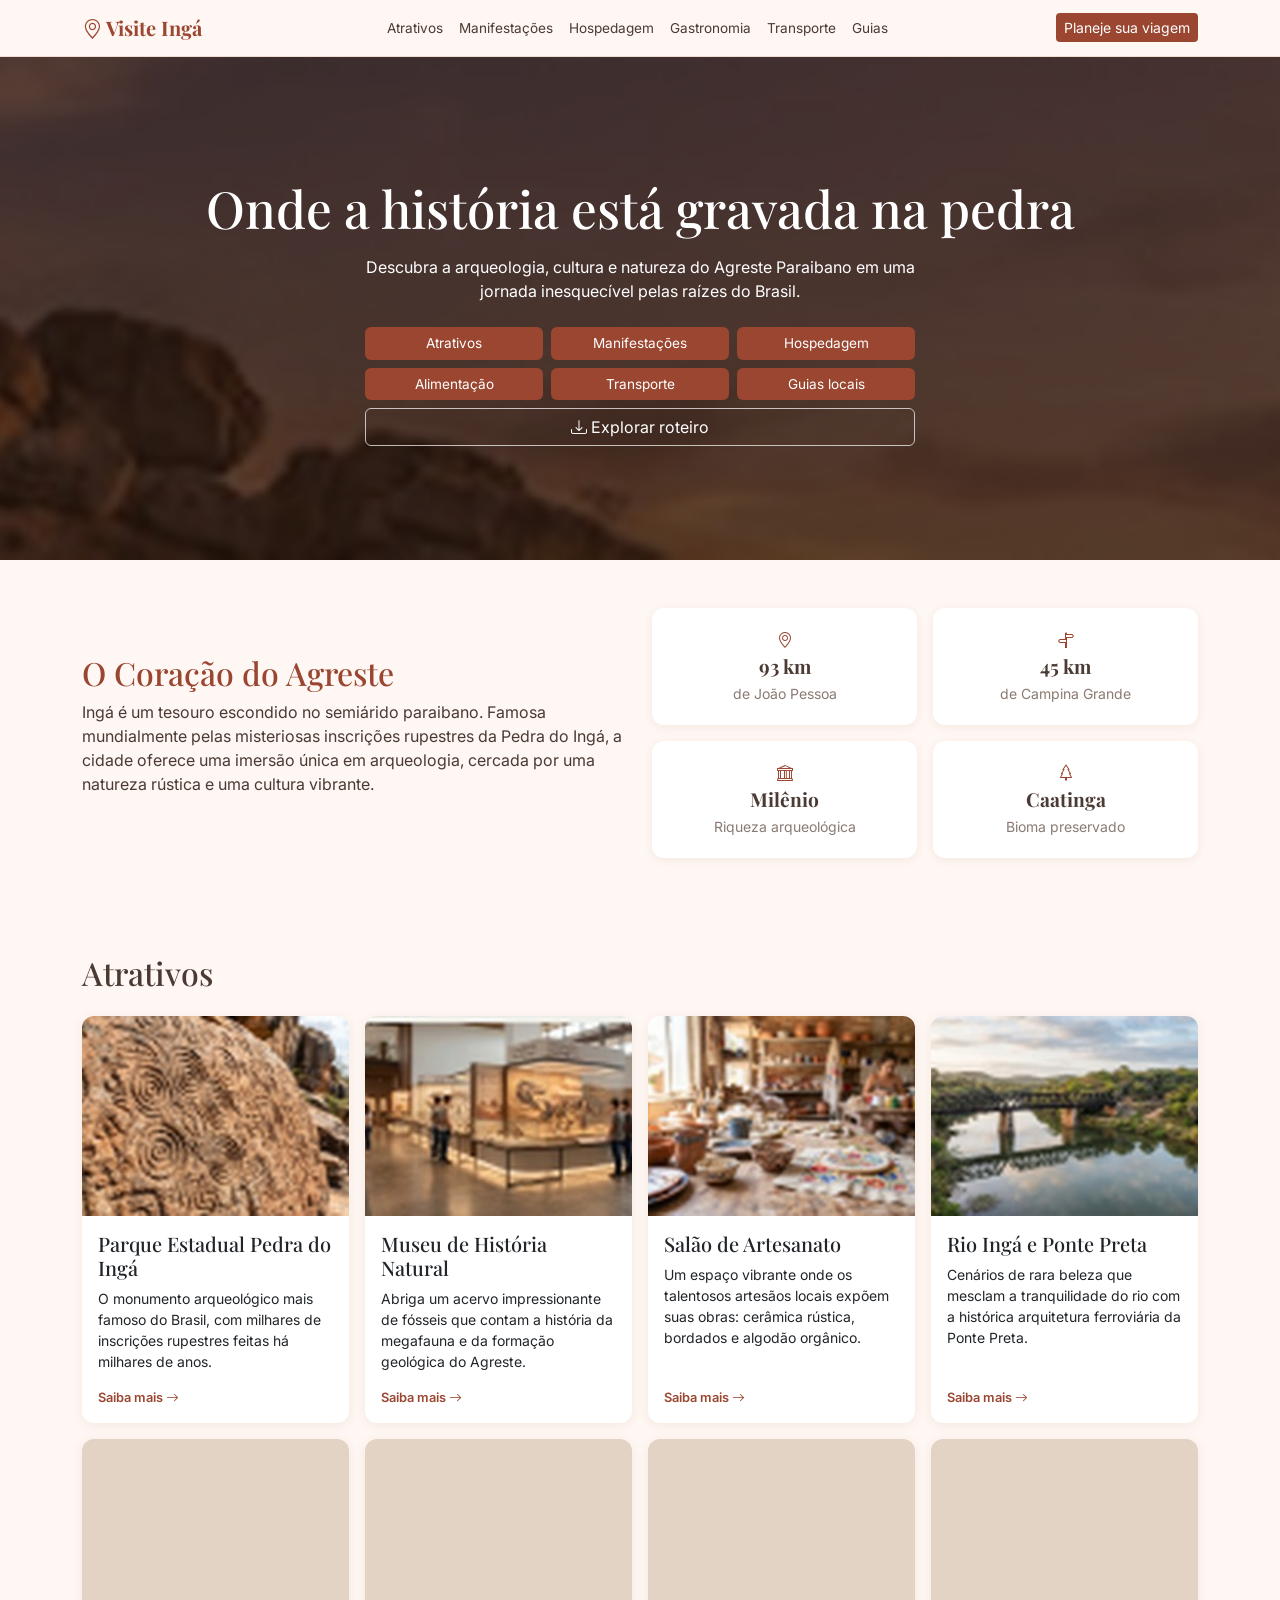
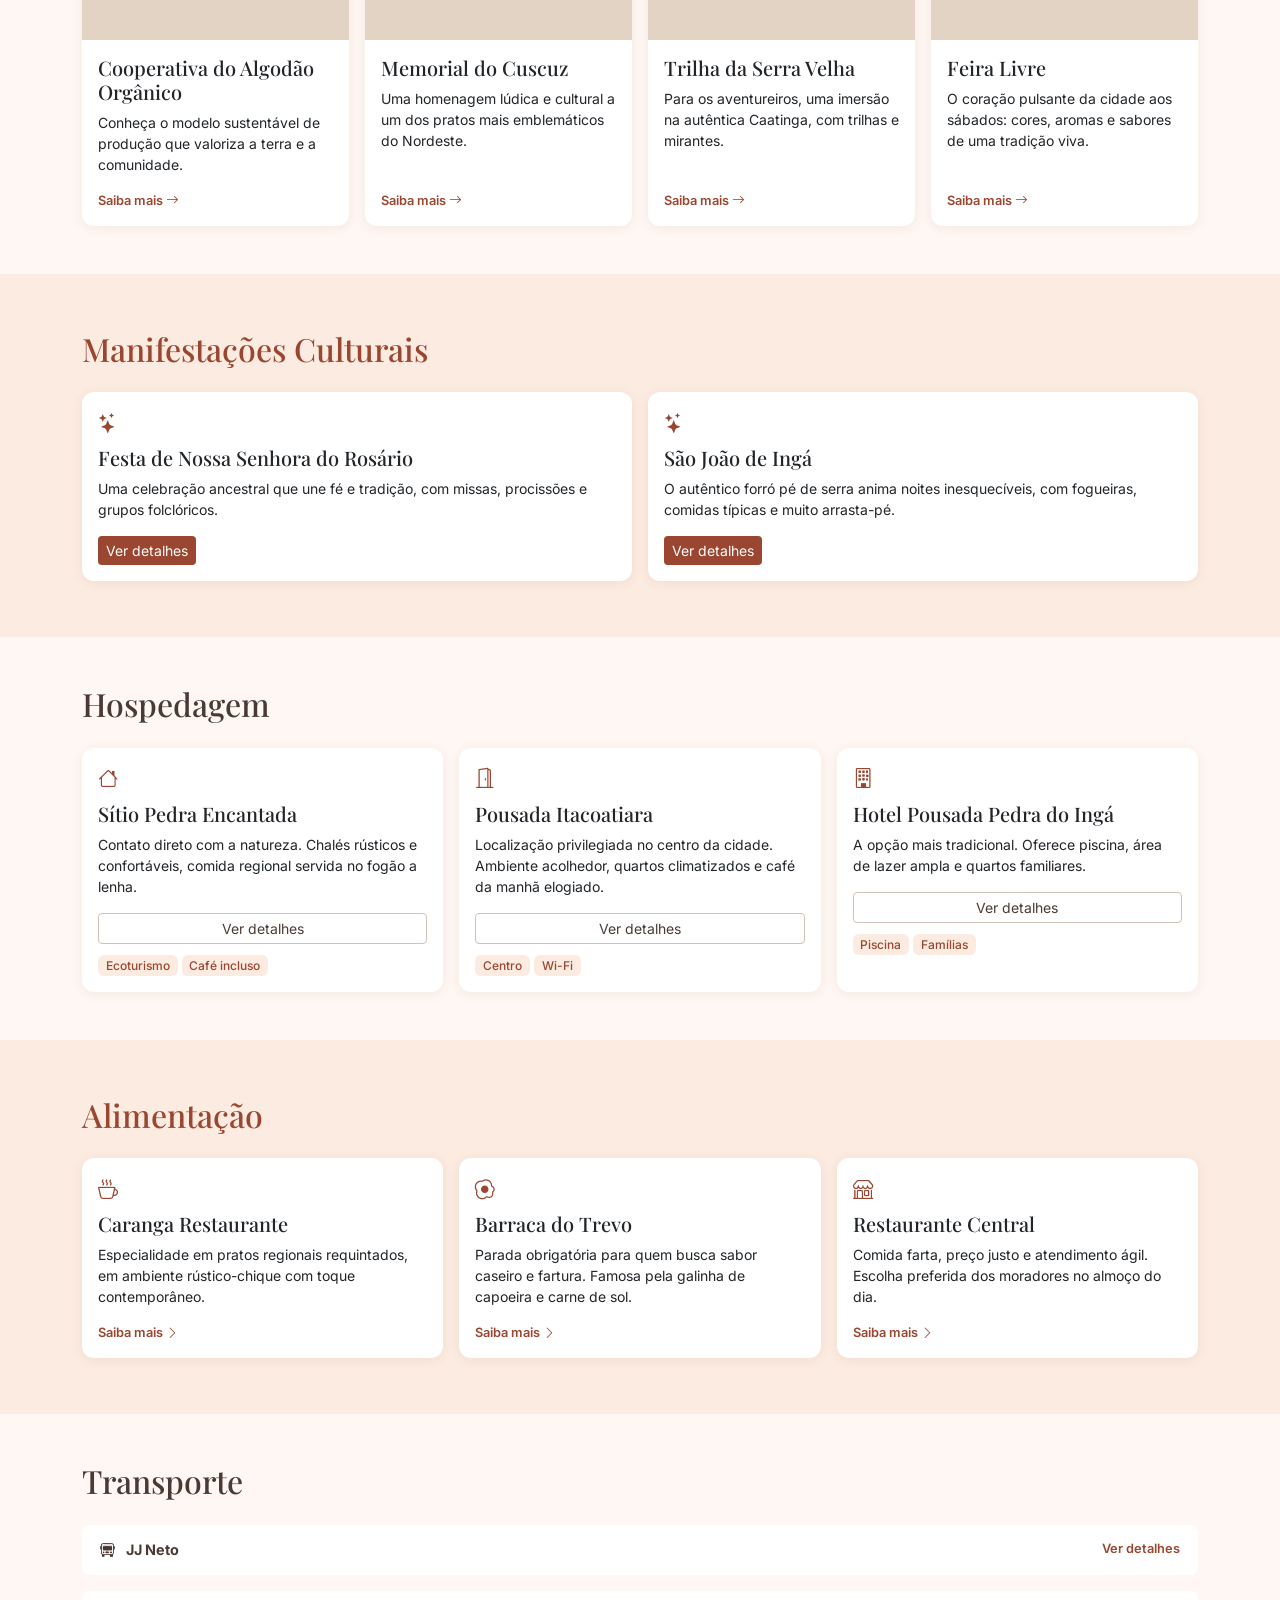
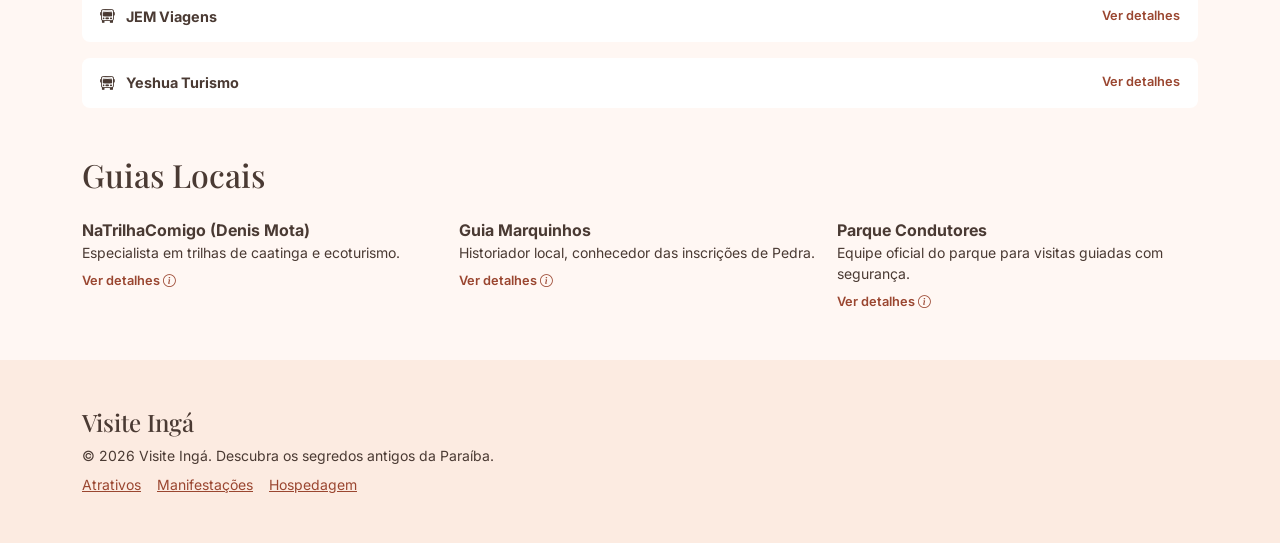
<file: index.html>
<!doctype html>
<html lang="pt-BR">

<head>
    <meta charset="utf-8">
    <meta name="viewport" content="width=device-width, initial-scale=1">

    <title>Visite Ingá | Onde a história está gravada na pedra</title>

    <!-- Bootstrap 5 -->
    <link
        href="https://cdn.jsdelivr.net/npm/bootstrap@5.3.3/dist/css/bootstrap.min.css"
        rel="stylesheet"
    >

    <!-- Bootstrap Icons -->
    <link
        href="https://cdn.jsdelivr.net/npm/bootstrap-icons@1.11.3/font/bootstrap-icons.min.css"
        rel="stylesheet"
    >

    <!-- Fontes -->
    <link
        href="https://fonts.googleapis.com/css2?family=Inter:wght@400;500;600&family=Playfair+Display:wght@600;700&display=swap"
        rel="stylesheet"
    >

    <!-- CSS personalizado -->
    <link href="estilo.css" rel="stylesheet">
</head>

<body>

    <!-- Menu de navegação -->
    <div id="nav"></div>

    <!-- Banner principal -->
    <header class="hero d-flex align-items-center">

        <!-- Imagem de fundo do banner -->
        <img
            class="hero-bg"
            src="img/hero-home.jpg"
            alt="Pedra do Ingá ao entardecer"
        >

        <div class="container py-5 position-relative text-center">

            <h1 class="mb-3">
                Onde a história está gravada na pedra
            </h1>

            <p class="mx-auto col-lg-6 mb-4">
                Descubra a arqueologia, cultura e natureza do Agreste
                Paraibano em uma jornada inesquecível pelas raízes do Brasil.
            </p>

            <!-- Botões de navegação -->
            <div class="row g-2 justify-content-center col-lg-6 mx-auto">

                <div class="col-4">
                    <a class="btn btn-terra w-100" href="#atrativos">
                        Atrativos
                    </a>
                </div>

                <div class="col-4">
                    <a class="btn btn-terra w-100" href="#manifestacoes">
                        Manifestações
                    </a>
                </div>

                <div class="col-4">
                    <a class="btn btn-terra w-100" href="#hospedagem">
                        Hospedagem
                    </a>
                </div>

                <div class="col-4">
                    <a class="btn btn-terra w-100" href="#alimentacao">
                        Alimentação
                    </a>
                </div>

                <div class="col-4">
                    <a class="btn btn-terra w-100" href="#transporte">
                        Transporte
                    </a>
                </div>

                <div class="col-4">
                    <a class="btn btn-terra w-100" href="#guias">
                        Guias locais
                    </a>
                </div>

                <div class="col-12">
                    <a class="btn btn-borda w-100" href="#atrativos">
                        <i class="bi bi-download"></i>
                        Explorar roteiro
                    </a>
                </div>

            </div>
        </div>
    </header>

    <!-- Apresentação de Ingá -->
    <section class="container py-5">

        <div class="row g-4 align-items-center">

            <div class="col-lg-6">

                <h2>O Coração do Agreste</h2>

                <p>
                    Ingá é um tesouro escondido no semiárido paraibano.
                    Famosa mundialmente pelas misteriosas inscrições
                    rupestres da Pedra do Ingá, a cidade oferece uma
                    imersão única em arqueologia, cercada por uma natureza
                    rústica e uma cultura vibrante.
                </p>

            </div>

            <!-- Informações e estatísticas -->
            <div class="col-lg-6">

                <div class="row g-3">

                    <div class="col-6">
                        <div class="stat">
                            <i class="bi bi-geo-alt text-terra"></i>
                            <b>93 km</b>
                            <small>de João Pessoa</small>
                        </div>
                    </div>

                    <div class="col-6">
                        <div class="stat">
                            <i class="bi bi-signpost-split text-terra"></i>
                            <b>45 km</b>
                            <small>de Campina Grande</small>
                        </div>
                    </div>

                    <div class="col-6">
                        <div class="stat">
                            <i class="bi bi-bank text-terra"></i>
                            <b>Milênio</b>
                            <small>Riqueza arqueológica</small>
                        </div>
                    </div>

                    <div class="col-6">
                        <div class="stat">
                            <i class="bi bi-tree text-terra"></i>
                            <b>Caatinga</b>
                            <small>Bioma preservado</small>
                        </div>
                    </div>

                </div>
            </div>

        </div>
    </section>

    <!-- Conteúdo das atrações -->
    <div id="lista-itens">

        <!-- Atrativos turísticos -->
        <section
            id="atrativos"
            class="container py-5">
        </section>

        <!-- Manifestações culturais -->
        <section
            id="manifestacoes"
            class="secao alt">
        </section>

    </div>

    <!-- Hospedagem -->
    <section
        id="hospedagem"
        class="container py-5">
    </section>

    <!-- Alimentação -->
    <section
        id="alimentacao"
        class="secao alt">
    </section>

    <!-- Transporte -->
    <section
        id="transporte"
        class="container py-5">
    </section>

    <!-- Guias locais -->
    <section
        id="guias"
        class="container pb-5">
    </section>

    <!-- Rodapé -->
    <div id="rodape"></div>

    <!-- Bootstrap JavaScript -->
    <script
        src="https://cdn.jsdelivr.net/npm/bootstrap@5.3.3/dist/js/bootstrap.bundle.min.js">
    </script>

    <!-- Dados e funcionalidades do site -->
    <script src="dados.js"></script>
    <script src="main.js"></script>

</body>
</html>
</file>
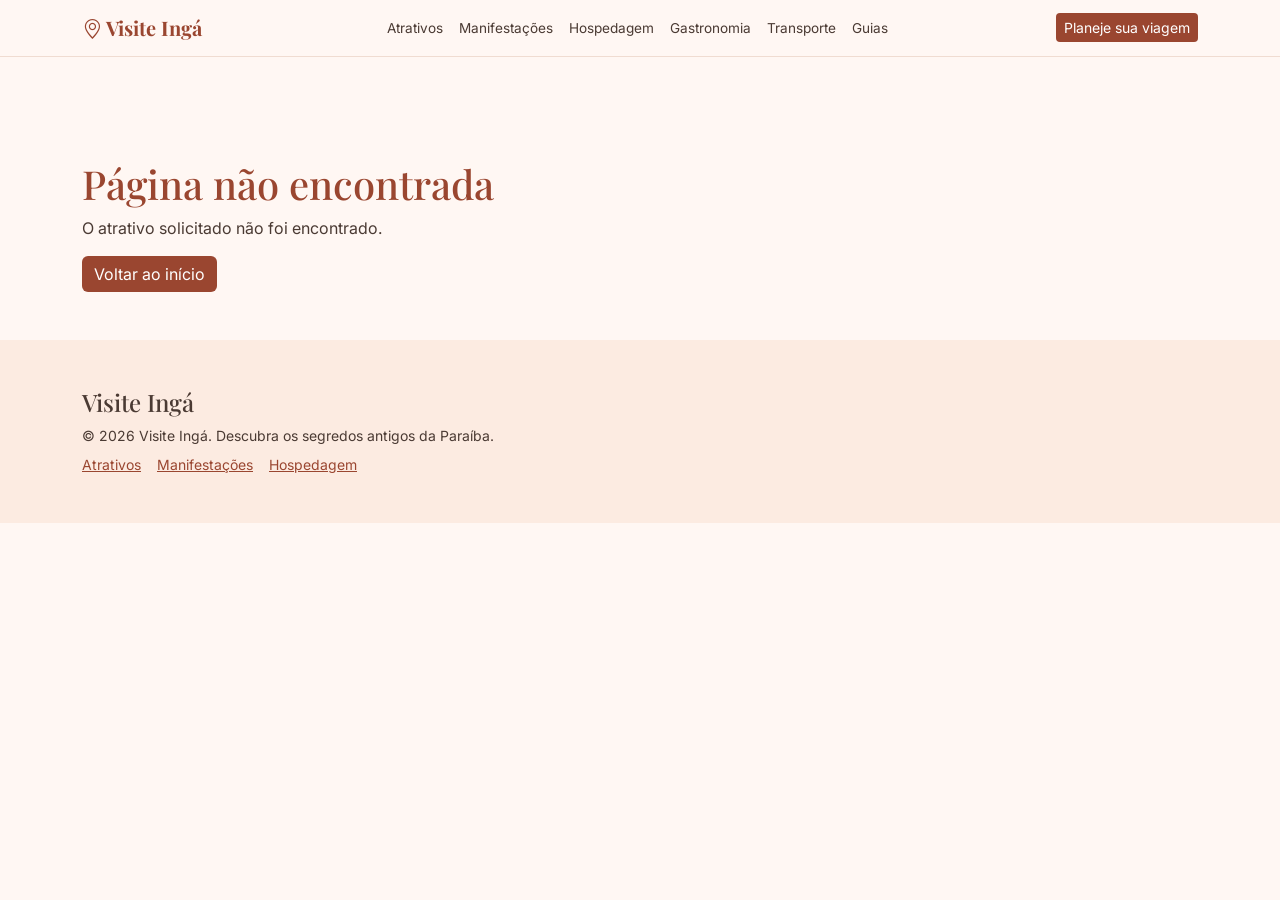
<file: detalhe.html>
<!doctype html>
<html lang="pt-BR">

<head>
    <meta charset="utf-8">
    <meta name="viewport" content="width=device-width, initial-scale=1">

    <title>Visite Ingá</title>

    <!-- Bootstrap 5 -->
    <link
        href="https://cdn.jsdelivr.net/npm/bootstrap@5.3.3/dist/css/bootstrap.min.css"
        rel="stylesheet"
    >

    <!-- Bootstrap Icons -->
    <link
        href="https://cdn.jsdelivr.net/npm/bootstrap-icons@1.11.3/font/bootstrap-icons.min.css"
        rel="stylesheet"
    >

    <!-- Fontes do Google -->
    <link
        href="https://fonts.googleapis.com/css2?family=Inter:wght@400;500;600&family=Playfair+Display:wght@600;700&display=swap"
        rel="stylesheet"
    >

    <!-- CSS personalizado -->
    <link href="estilo.css" rel="stylesheet">
</head>

<body>

    <!-- Menu de navegação -->
    <div id="nav"></div>

    <!-- Conteúdo da página de detalhes -->
    <main id="detalhe"></main>

    <!-- Rodapé -->
    <div id="rodape"></div>

    <!-- Bootstrap JavaScript -->
    <script
        src="https://cdn.jsdelivr.net/npm/bootstrap@5.3.3/dist/js/bootstrap.bundle.min.js">
    </script>

    <!-- Dados do site -->
    <script src="dados.js"></script>

    <!-- Funcionalidades e renderização das páginas -->
    <script src="main.js"></script>

</body>

</html>
</file>
<file: estilo.css>
/* ========================================
   1. VARIÁVEIS GLOBAIS
======================================== */

:root {
    --terra: #9a4630;
    --terra-esc: #7d3624;
    --bg: #fff7f3;
    --pessego: #fcebe1;
    --tinta: #4a3a33;
}

/* ========================================
   2. ESTILOS GERAIS
======================================== */

body {
    font-family: 'Inter', sans-serif;
    background: var(--bg);
    color: var(--tinta);
    padding-top: 64px;
}

h1,
h2,
h3,
h4,
h5,
.navbar-brand {
    font-family: 'Playfair Display', serif;
    color: var(--terra);
}

a {
    text-decoration: none;
}

.text-terra {
    color: var(--terra) !important;
}

section[id] {
    scroll-margin-top: 80px;
}

/* Acessibilidade: foco visível */
:focus-visible {
    outline: 3px solid var(--terra);
    outline-offset: 2px;
}

/* ========================================
   3. MENU DE NAVEGAÇÃO
======================================== */

.navbar {
    background: var(--bg);
    border-bottom: 1px solid #f0dcd1;
}

.navbar-brand {
    font-weight: 700;
}

.nav-link {
    font-size: 0.85rem;
    color: var(--tinta);
}

.nav-link:hover {
    color: var(--terra);
}

/* ========================================
   4. BOTÕES
======================================== */

.btn-terra {
    background: var(--terra);
    color: #fff;
    border: 0;
}

.btn-terra:hover {
    background: var(--terra-esc);
    color: #fff;
}

.btn-outline-terra {
    border: 1px solid #cfc0b8;
    color: var(--tinta);
    background: #fff;
}

.btn-outline-terra:hover {
    border-color: var(--terra);
    color: var(--terra);
}

.btn-borda {
    border: 1px solid rgba(255, 255, 255, 0.7);
    color: #fff;
    width: 100%;
}

.btn-borda:hover {
    background: rgba(255, 255, 255, 0.15);
    color: #fff;
}

/* ========================================
   5. BANNER PRINCIPAL
======================================== */

.hero {
    position: relative;
    min-height: 560px;
    margin-top: -64px;
    padding-top: 64px;
    color: #fff;
    text-align: center;
    overflow: hidden;

    background:
        linear-gradient(
            rgba(40, 22, 14, 0.55),
            rgba(40, 22, 14, 0.7)
        ),
        linear-gradient(160deg, #a8663d, #3a2418);
}

/* Imagem de fundo do banner */
.hero-bg {
    position: absolute;
    inset: 0;
    width: 100%;
    height: 100%;
    object-fit: cover;
    z-index: 0;
}

/* Camada escura sobre a imagem */
.hero::after {
    content: "";
    position: absolute;
    inset: 0;
    background: rgba(40, 22, 14, 0.55);
    z-index: 0;
}

/* Conteúdo acima da imagem */
.hero > .container {
    position: relative;
    z-index: 1;
}

.hero h1 {
    color: #fff;
    font-size: clamp(2rem, 5vw, 3.2rem);
}

.hero .btn-terra {
    width: 100%;
    font-size: 0.85rem;
}

/* ========================================
   6. CARDS DE ESTATÍSTICAS
======================================== */

.stat {
    background: #fff;
    border-radius: 0.75rem;
    padding: 1.25rem;
    text-align: center;
    box-shadow: 0 2px 10px rgba(120, 60, 30, 0.08);
    height: 100%;
}

.stat b {
    font-family: 'Playfair Display', serif;
    font-size: 1.2rem;
    display: block;
}

.stat small {
    color: #8a7a72;
}

/* ========================================
   7. SEÇÕES DO SITE
======================================== */

.secao {
    padding: 3.5rem 0;
}

.secao.alt {
    background: var(--pessego);
}

.secao > .container > h2,
section h2 {
    color: var(--terra);
}

/* ========================================
   8. CARDS E IMAGENS
======================================== */

.card {
    border: 0;
    border-radius: 0.75rem;
    box-shadow: 0 2px 12px rgba(120, 60, 30, 0.08);
}

.thumb {
    width: 100%;
    aspect-ratio: 4 / 3;
    object-fit: cover;
    background: #e3d3c4;
    border-radius: 0.75rem 0.75rem 0 0;
}

.galeria {
    border-radius: 0.75rem;
    aspect-ratio: 3 / 2;
}

/* ========================================
   9. MAPAS
======================================== */

.mapa {
    object-fit: cover;
    border-radius: 0.5rem;
    aspect-ratio: 16 / 9;
    display: grid;
    place-items: center;
    font-size: 2rem;
    color: var(--terra);
}

/* ========================================
   10. LINKS, ETIQUETAS E LISTAS
======================================== */

.mais {
    font-size: 0.8rem;
    font-weight: 600;
    color: var(--terra);
}

.mais:hover {
    color: var(--terra-esc);
}

.tag {
    background: var(--pessego);
    color: var(--terra);
    font-weight: 500;
}

.linha {
    display: flex;
    justify-content: space-between;
    background: #fff;
    padding: 0.9rem 1.1rem;
    border-radius: 0.5rem;
    color: var(--tinta);
    font-size: 0.9rem;
}

/* ========================================
   11. BANNER DE DETALHES
======================================== */

.hero-det {
    min-height: 340px;
    margin-top: -64px;
    padding-top: 64px;

    background:
        linear-gradient(
            transparent 10%,
            rgba(40, 22, 14, 0.88)
        ),
        var(--foto, none) center / cover,
        linear-gradient(160deg, #a8663d, #3a2418);
}

/* ========================================
   12. RODAPÉ
======================================== */

footer {
    background: var(--pessego);
}

footer a {
    color: var(--terra);
    text-decoration: underline;
}
</file>
